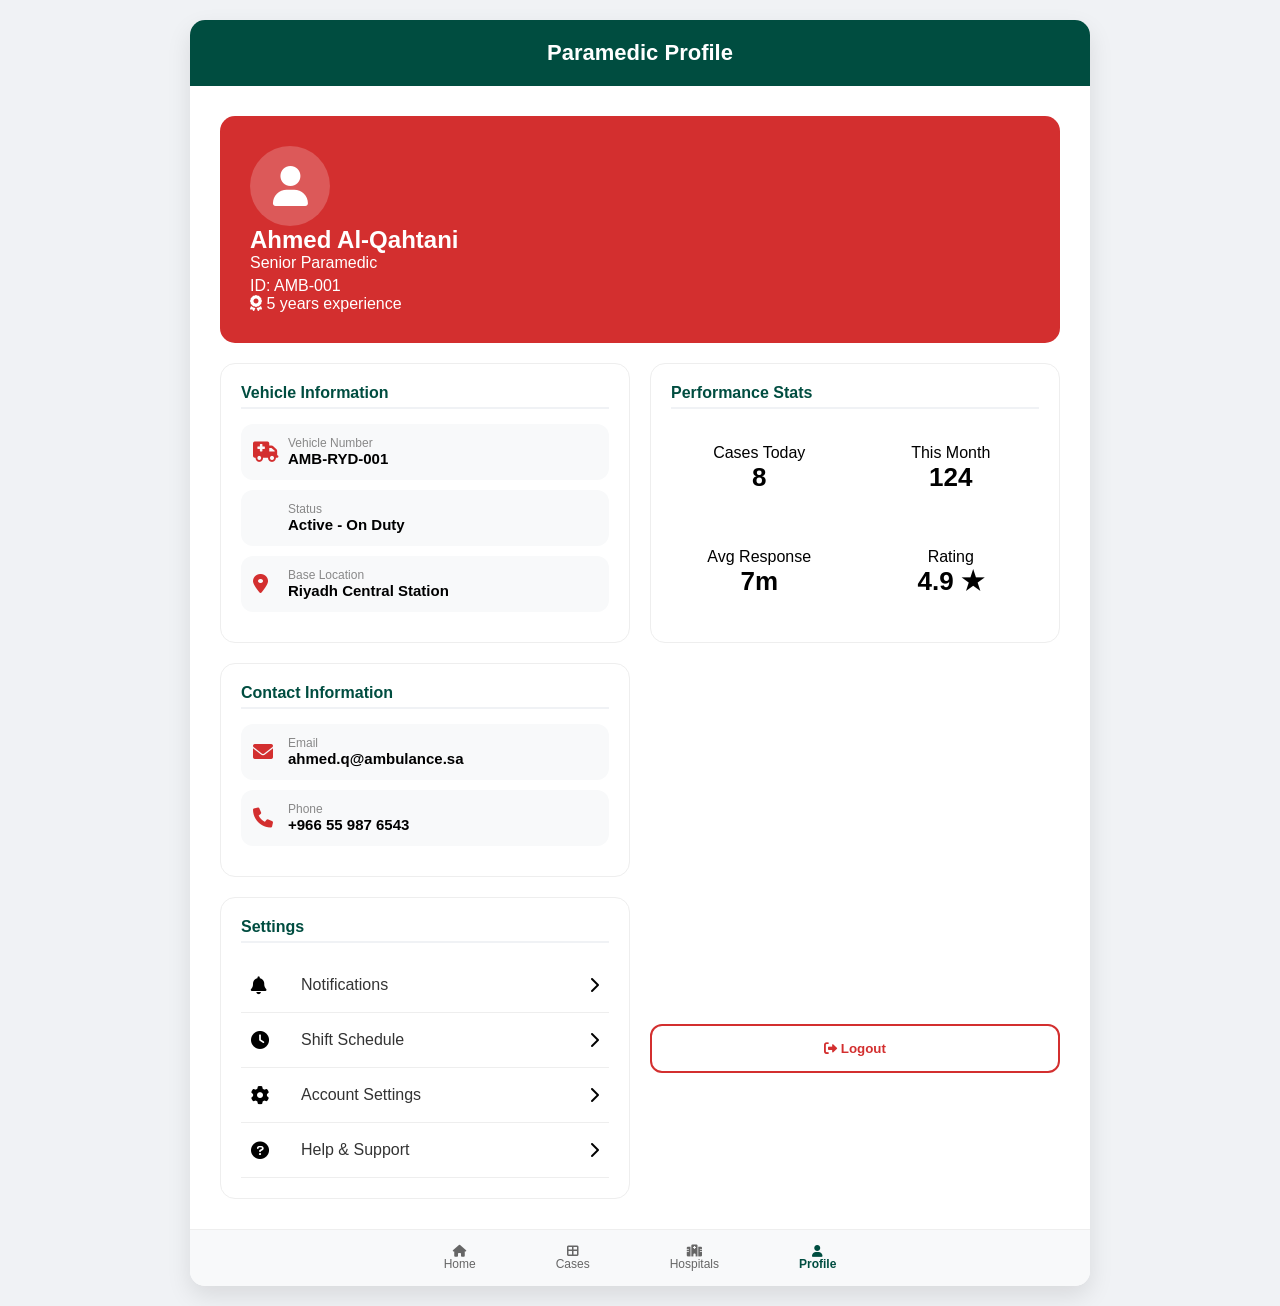
<file: index.html>
<!DOCTYPE html>
<html lang="en">
<head>
    <meta charset="UTF-8">
    <meta name="viewport" content="width=device-width, initial-scale=1.0">
    <title>Paramedic Profile</title>
    <link rel="stylesheet" href="https://cdnjs.cloudflare.com/ajax/libs/font-awesome/6.0.0/css/all.min.css">
    <link rel="stylesheet" href="myprojct.css">
</head>
<body>
    <div class="app-container">
        <h2 class="page-title">Paramedic Profile</h2>

        <div class="main-content">
            <div class="profile-card">
                <div class="profile-header">
                    <div class="avatar">
                        <i class="fas fa-user"></i>
                    </div>
                    <div class="user-details">
                        <h3>Ahmed Al-Qahtani</h3>
                        <p>Senior Paramedic</p>
                        <p class="id-text">ID: AMB-001</p>
                        <p class="exp-text"><i class="fas fa-award"></i> 5 years experience</p>
                    </div>
                </div>
            </div>

            <div class="section">
                <h4>Vehicle Information</h4>
                <div class="info-item">
                    <i class="fas fa-ambulance icon-red"></i>
                    <div>
                        <span class="label">Vehicle Number</span>
                        <span class="value">AMB-RYD-001</span>
                    </div>
                </div>
                <div class="info-item">
                    <i class="fas fa-shield-halved icon-green"></i>
                    <div>
                        <span class="label">Status</span>
                        <span class="value text-green">Active - On Duty</span>
                    </div>
                </div>
                <div class="info-item">
                    <i class="fas fa-location-dot icon-blue"></i>
                    <div>
                        <span class="label">Base Location</span>
                        <span class="value">Riyadh Central Station</span>
                    </div>
                </div>
            </div>

            <div class="section">
                <h4>Performance Stats</h4>
                <div class="stats-grid">
                    <div class="stat-box green-bg">
                        <span class="stat-label">Cases Today</span>
                        <span class="stat-value text-green">8</span>
                    </div>
                    <div class="stat-box blue-bg">
                        <span class="stat-label">This Month</span>
                        <span class="stat-value text-blue">124</span>
                    </div>
                    <div class="stat-box orange-bg">
                        <span class="stat-label">Avg Response</span>
                        <span class="stat-value text-orange">7m</span>
                    </div>
                    <div class="stat-box purple-bg">
                        <span class="stat-label">Rating</span>
                        <span class="stat-value text-purple">4.9 ★</span>
                    </div>
                </div>
            </div>

            <div class="section">
                <h4>Contact Information</h4>
                <div class="info-item">
                    <i class="fas fa-envelope icon-blue-light"></i>
                    <div>
                        <span class="label">Email</span>
                        <span class="value">ahmed.q@ambulance.sa</span>
                    </div>
                </div>
                <div class="info-item">
                    <i class="fas fa-phone icon-green-light"></i>
                    <div>
                        <span class="label">Phone</span>
                        <span class="value">+966 55 987 6543</span>
                    </div>
                </div>
            </div>

            <div class="section settings-section">
                <h4>Settings</h4>
                <div class="setting-link">
                    <i class="fas fa-bell"></i> <span>Notifications</span> <i class="fas fa-chevron-right arrow"></i>
                </div>
                <div class="setting-link">
                    <i class="fas fa-clock"></i> <span>Shift Schedule</span> <i class="fas fa-chevron-right arrow"></i>
                </div>
                <div class="setting-link">
                    <i class="fas fa-cog"></i> <span>Account Settings</span> <i class="fas fa-chevron-right arrow"></i>
                </div>
                <div class="setting-link">
                    <i class="fas fa-question-circle"></i> <span>Help & Support</span> <i class="fas fa-chevron-right arrow"></i>
                </div>
            </div>

            <button class="logout-btn">
                <i class="fas fa-sign-out-alt"></i> Logout
            </button>
        </div>

        <nav class="bottom-nav">
            <a href="#" class="nav-item"><i class="fas fa-home"></i><span>Home</span></a>
            <a href="#" class="nav-item"><i class="fas fa-th-large"></i><span>Cases</span></a>
            <a href="#" class="nav-item"><i class="fas fa-hospital"></i><span>Hospitals</span></a>
            <a href="#" class="nav-item active"><i class="fas fa-user"></i><span>Profile</span></a>
        </nav>
    </div>
</body>
</html>
</file>
<file: myprojct.css>
* {
    box-sizing: border-box;
    font-family: 'Segoe UI', Tahoma, Geneva, Verdana, sans-serif;
    margin: 0;
    padding: 0;
}

body {
    background-color: #f0f2f5;
    display: flex;
    justify-content: center;
    align-items: flex-start;
    min-height: 100vh;
    padding: 20px;
}

.app-container {
    width: 100%;
    max-width: 900px; /* عرض أكبر ليناسب شاشات الكمبيوتر */
    background-color: #fff;
    border-radius: 15px;
    overflow: hidden;
    box-shadow: 0 10px 25px rgba(0,0,0,0.1);
    position: relative;
    display: flex;
    flex-direction: column;
}

.page-title {
    background-color: #004d40;
    color: white;
    padding: 20px;
    font-size: 22px;
    text-align: center;
}

.main-content {
    padding: 30px;
    display: grid;
    grid-template-columns: 1fr 1fr; /* تقسيم الشاشة لعمودين في الكمبيوتر */
    gap: 20px;
}

/* تعديل كارت البروفايل ليأخذ العرض كاملاً في الأعلى */
.profile-card {
    grid-column: 1 / -1; /* يمتد على الصف بالكامل */
    background-color: #d32f2f;
    border-radius: 15px;
    padding: 30px;
    color: white;
    display: flex;
    align-items: center;
}

.avatar {
    width: 80px;
    height: 80px;
    background: rgba(255,255,255,0.2);
    border-radius: 50%;
    display: flex;
    justify-content: center;
    align-items: center;
    font-size: 40px;
    margin-right: 25px;
}

.user-details h3 { font-size: 24px; }
.id-text { font-size: 16px; margin-top: 5px; }

/* Sections */
.section {
    background: #fff;
    border: 1px solid #eee;
    padding: 20px;
    border-radius: 15px;
}

.section h4 { 
    color: #004d40; 
    margin-bottom: 15px; 
    font-size: 16px;
    border-bottom: 2px solid #f0f2f5;
    padding-bottom: 5px;
}

.info-item {
    display: flex;
    align-items: center;
    padding: 12px;
    background: #f8f9fa;
    border-radius: 12px;
    margin-bottom: 10px;
}

.info-item i { font-size: 20px; width: 35px; color: #d32f2f; }
.label { font-size: 12px; color: #888; display: block; }
.value { font-size: 15px; font-weight: 600; }

/* Stats Grid */
.stats-grid {
    display: grid;
    grid-template-columns: 1fr 1fr;
    gap: 15px;
}

.stat-box {
    padding: 20px;
    border-radius: 12px;
    text-align: center;
}

.stat-value { font-size: 26px; font-weight: bold; display: block; }

/* Settings & Logout */
.settings-section {
    grid-column: 1 / 2;
}

.setting-link {
    display: flex;
    align-items: center;
    padding: 12px 5px;
    border-bottom: 1px solid #eee;
    cursor: pointer;
    transition: 0.3s;
}

.setting-link i:first-child { 
    margin-right: 25px; 
    color: #000; 
    width: 25px; 
    font-size: 18px;
}

.setting-link span { 
    flex: 1; 
    font-size: 16px; 
    color: #333;
}

.setting-link:hover { background-color: #f9f9f9; }

.logout-btn {
    grid-column: 2 / 3;
    height: fit-content;
    align-self: center;
    padding: 15px;
    border: 2px solid #d32f2f;
    background-color: #fff;
    color: #d32f2f;
    border-radius: 12px;
    font-weight: bold;
    cursor: pointer;
    transition: 0.3s;
}

.logout-btn:hover {
    background-color: #d32f2f;
    color: white;
}

/* Bottom Nav (تحويلها لقائمة علوية أو جانبية بسيطة) */
.bottom-nav {
    background: #f8f9fa;
    display: flex;
    justify-content: center;
    gap: 200px;
    padding: 15px;
    border-top: 1px solid #eee;
}

.nav-item {
    text-decoration: none;
    color: #666;
    display: flex;
    flex-direction: column;
    align-items: center;
    font-size: 12px;
    transition: 0.3s;
}

.nav-item.active { color: #004d40; font-weight: bold; }
.nav-item:hover { color: #004d40; }

/* Media Query للهواتف - عشان لو فتحته من موبايل يرجع للشكل العمودي */
@media (max-width: 768px) {
    .main-content {
        grid-template-columns: 1fr;
    }
    .settings-section, .logout-btn {
        grid-column: 1 / -1;
    }
    .bottom-nav { gap: 20px; }
}

.setting-link {
    display: flex;
    align-items: center;
    padding: 18px 10px; /* زيادة المساحة الرأسية لكل عنصر */
    border-bottom: 1px solid #eee;
    cursor: pointer;
    transition: 0.3s;
}  

.setting-link i:first-child { 
    margin-right: 25px !important; 
    color: #000 !important; 
}
.bottom-nav {
    gap: 80px !important; 
}
</file>
